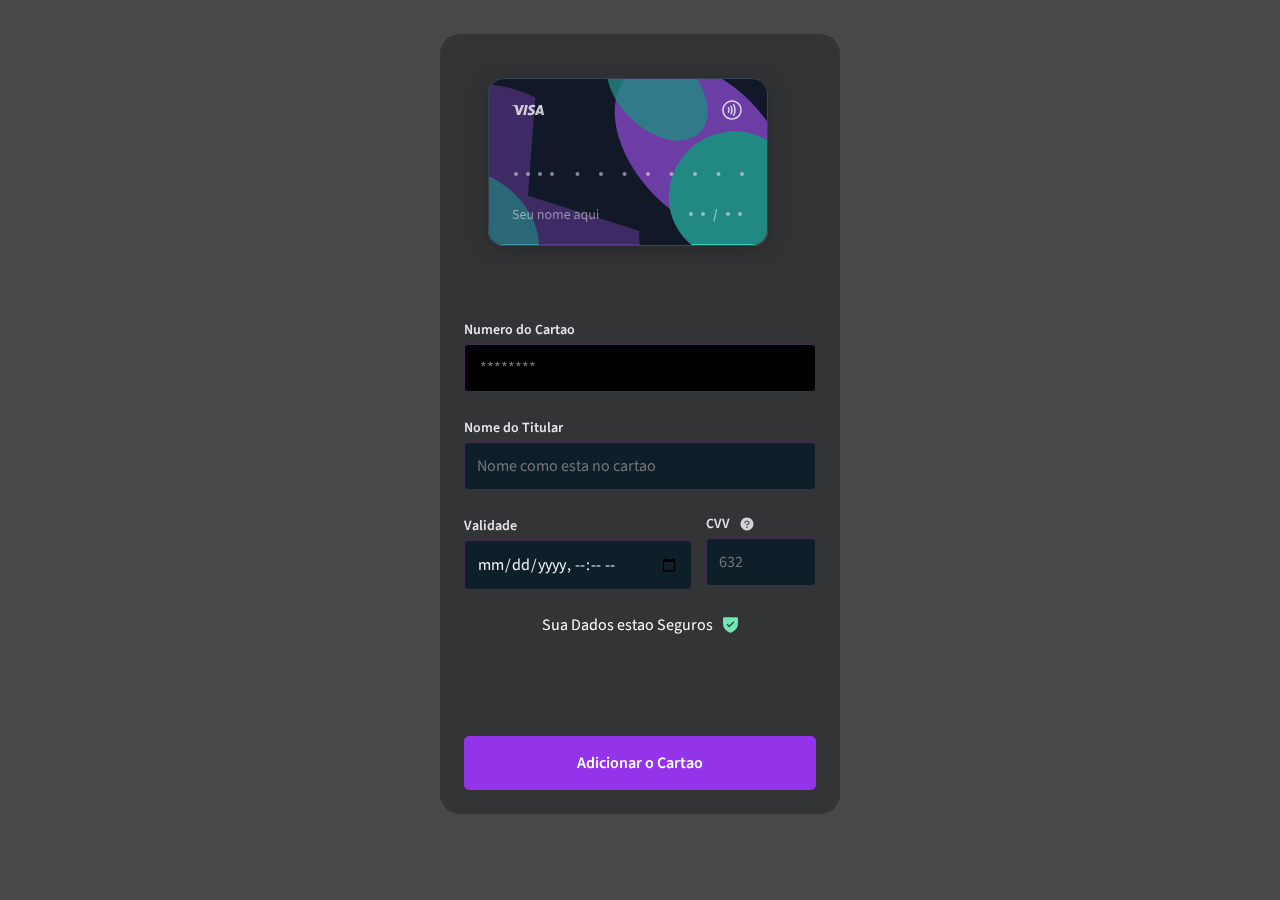
<file: index.html>
<!DOCTYPE html>
<html lang="en">
<head>
    
    <link rel="shortcut icon" href="assets/logo-react.svg">
    <meta charset="UTF-8">
    <meta http-equiv="X-UA-Compatible" content="IE=edge">
    <meta name="viewport" content="width=device-width, initial-scale=1.0">
    <title>Card banck</title>
    <link rel="stylesheet" href="style.css">
    <link rel="preconnect" href="https://fonts.googleapis.com">
    <link rel="preconnect" href="https://fonts.gstatic.com" crossorigin>
    <link href="https://fonts.googleapis.com/css2?family=Source+Sans+Pro:wght@200&display=swap" rel="stylesheet">
</head>
<body>

    <form >
        <section  id="credit-card">

            <div class="front"></div>
            <div class="back"></div>

        </section>
        
        <section class="inputs flex">
            <div class="input-wraper">
                <label for="cc-number">Numero do Cartao</label>
                <input type="text" name="" id="cc-number" placeholder=" ********">
                </div>
                <div class="inputs-wraper">
                <label for="cc-holder">Nome do Titular</label>
                <input type="text" id="cc-holder"  placeholder="Nome como esta no cartao" required>
                <div class="warning">
                    <img src="assets/Vector (2).svg" alt="alert" width="20px"> 
                    <span>nome titular obrigatorio</span>
                </div>
                
            </div>
            

            <div class="validit">
                <div class="val">
                    <label for="number">Validade</label>
                    <input type="datetime-local"  id="number" placeholder=" 00/02/23">
                </div>
                <div class="cvc " >
                    <label for="cvv" class="flex">CVV
                        <img src="assets/Vector (1).svg" alt="">
                    </label>
                    <input type="number" id="cvv"  placeholder="632" required maxlength="3">
                </div>
            </div>


            <div class="info-security flex">

                <span>Sua Dados estao Seguros</span>
                 <img src="assets/Vector.svg" alt="gas" >
               

            </div>
            
        </section>
        <section>
            <button>Adicionar o Cartao</button>
        </section>
      
    </form>
    <script src="scopo.js"></script>
    
   
   
</body>
</html>
</file>
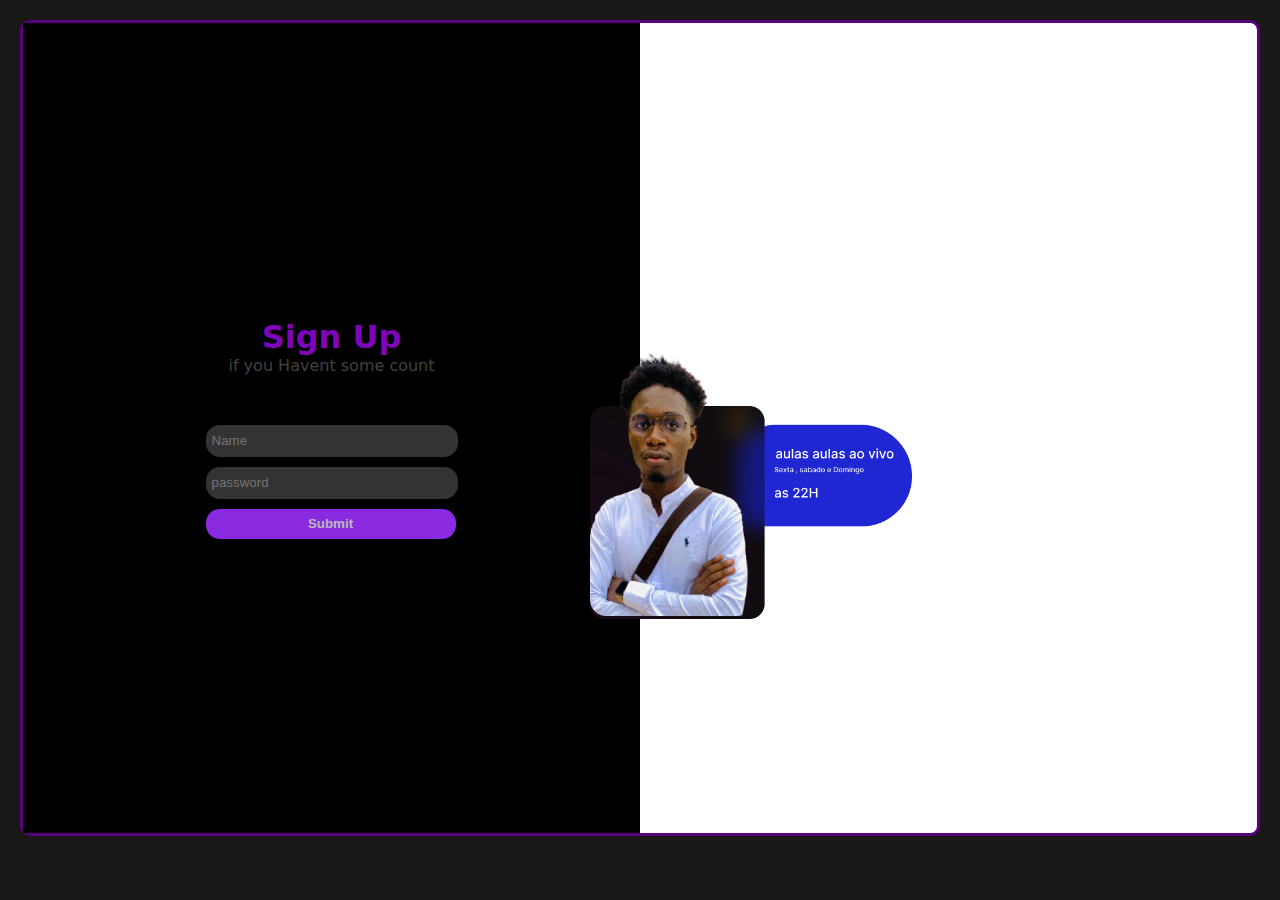
<file: card.html>
<!DOCTYPE html>
<html lang="en">
<head>
    <meta charset="UTF-8">
    <meta http-equiv="X-UA-Compatible" content="IE=edge">
    <link rel="stylesheet" href="card.css">
    <meta name="viewport" content="width= , initial-scale=1.0">
    <link rel="shortcut icon" href="assets/credit-card.png"image/x-icon">
    <title>Form</title>
</head>
<body>
    <form>
        <div class="main">

            <div class="SideOne">
                <h1>Sign Up</h1>
                <span>if you Havent some count</span>
                
              <div class="form">
                
                <form action="">
                    <fieldset>
                        <legend></legend>
                        
                      <input type="text" required placeholder="Name">
                      <input type="password" required placeholder="password" minlength="3" maxlength="8">
                      <input type="submit" value="Submit" class="sub">
                        
                    </fieldset>
                </form>
              </div>

            </div>
            <div class="SideTwo">
                <img src="assets/Group 65.png" alt="" width="322rem" class="tipe">
            </div>
        </div>
       
    

    </form>
</body>
</html>
</file>
<file: style.css>
*{
    padding: 0px;
    margin: 0px;
    box-sizing: border-box;
}
:root{
    font-size: 62.5%;
}

body{
    background-color: rgb(72, 72, 72);
    margin-top: 2.4rem;
    font-size: 1.6rem;
    background-image: url(https://plus.unsplash.com/premium_photo-1676782583940-633240617c78?ixlib=rb-4.0.3&ixid=MnwxMjA3fDB8MHxwaG90by1wYWdlfHx8fGVufDB8fHx8&auto=format&fit=crop&w=1032&q=80) ;
    font-family: 'Source Sans Pro', sans-serif;
    display: flex;
    place-content: center;
    background-size: cover;
 
}

form{
    
    padding: 2.4rem;
    max-width: 40rem;
    margin: auto ;
    margin: 10px;
    background-color: #181b2071;
    backdrop-filter: blur(10px);
    border-radius: 2rem;
}



#credit-card{
    width: 32.8rem;
    height: 21.2rem;
    perspective: 60rem;
    
    
}


#credit-card > div{
    width: inherit;
    height: inherit;
    position: absolute;
    top: 0;
    left: 0;
    z-index: 1000;

    transform-style: preserve-3d;
    backface-visibility: hidden;
    transition: all .5s cubic-bezier(0.175 , 0.885 , 0.32 , 1.279);

}


.credit-card{
    border-radius: 0.4rem ;

    height: 30px;
    }
   


#credit-card .front{
    background: url(assets/Group\ 1.svg) no-repeat;
    transform: rotateY(0);
}

#credit-card .back{
    background: url(assets/Property\ 1=back.svg) no-repeat;
    transform: rotateY(-180deg);

}
#credit-card:active .front{
    transform: rotateY(180deg);
}

#credit-card:active .back{
    transform: rotateY(0deg);
}



.inputs{
    margin-top: 4.8rem ;
    flex-direction: column;
    gap: 2.4rem;
}




.flex{
    display: flex;
}

label{
    font-weight: 600;
    font-size: 1.4rem;
    color: #e5e7eb;
    gap: 10px;
}

input{
    margin-top: .4rem;
    width: 100%;
    padding: 1.2rem;
    border: .1rem solid #41294f;
    border-radius: .4rem;
    background-color: #0f1f2a;
    color: #f3f4f6;

}



body , input , button{
    font-size: 1.6rem;
    font-family: 'Source Sans Pro', sans-serif;
}

input:focus{
    border: 0.15rem solid #ca93ea;
    outline: solid rgba(162, 0, 255, 0.244) ;
    
}
input:invalid:focus + .warning{
    color: rgb(255, 73, 73);
    font-weight: 600;
    font-size: 1.4rem;
    margin-top: .8rem;
    display: flex;
    align-items: center;
    gap: 10px;

}


.validit{

     display: flex;
     gap: 14px;
     
}

.input-wraper input{
    background-color: black;
}

.validit .input-wraper:nth-child(1){
    flex-basis: 40%;
}

.validit .val{
    width: 90%;
}

.info-security {
    display: flex;
    justify-content: center;
    color: white;
    gap: 1rem;
    margin-top: 8.rem;
}


button{
    color: white;
    border-radius: 0.5rem;
    margin-top:10rem ;
    padding: 1.6rem;
    width: 100%;
    background: #9333ea;
    box-shadow: 0rem 1.6rem  3rem rgb(3, 3, 3)4f6;
    font-weight: 600;
    border: 0px;
}


button:hover{
    transition: all 1s;
    background: #68319b;
}

input + .warning{
    display: none;
    
}
</file>
<file: card.css>
*{
    padding: 0px;
    margin:0px;
}

body{
     background-color: #1a1717;
     font-family: system-ui, -apple-system, BlinkMacSystemFont, 'Segoe UI', Roboto, Oxygen, Ubuntu, Cantarell, 'Open Sans', 'Helvetica Neue', sans-serif;
     
}

.main{
    border-radius: 4px;
    margin: 20px;
    background-color: white;
    height: 810px;
    display: flex;
    border:  3px solid rgb(86, 3, 124);
    border-radius:  10px;
}
.SideOne{
    display: flex;
    flex-direction: column;
            justify-content: center;
            align-items: center;
            background-color: black;
            width: 50%;
            height:810px;
            color: aliceblue;

}
.SideTwo{
    background-size: cover;
    background-position: center;
    background-repeat: no-repeat;
    background-image: url(https://images.unsplash.com/photo-1535223289827-42f1e9919769?ixlib=rb-4.0.3&ixid=MnwxMjA3fDB8MHxzZWFyY2h8MjJ8fHRlY2h8ZW58MHx8MHx8&auto=format&fit=crop&w=700&q=60);
    width: 50%;
}


span{
    color: rgb(65, 65, 65);
    padding-bottom: 30px;
}


input{
    height: 20px;
    width: 240px;
    display: flex;
    border-radius: 14px;
    border: none;
    outline: none;
    display: flex;
    place-content: center;
    justify-content: center;
    padding: 6px;
    background-color: #333333;
    color: rgb(187, 185, 185);
    
    
}

form , fieldset , legend{
    display: flex;
    gap: 10px;
    flex-direction: column;
    border: 0px;
}
legend{
    margin-bottom: 20px;
}

.sub{
    height: 30px;
    width: 250px;
    font-weight: 600;
    background-color: blueviolet;
}
.tipe{
    position: relative;
    padding-top: 300px;
    left: -50px;
}
h1{
    color: #7e05ba
}
</file>
